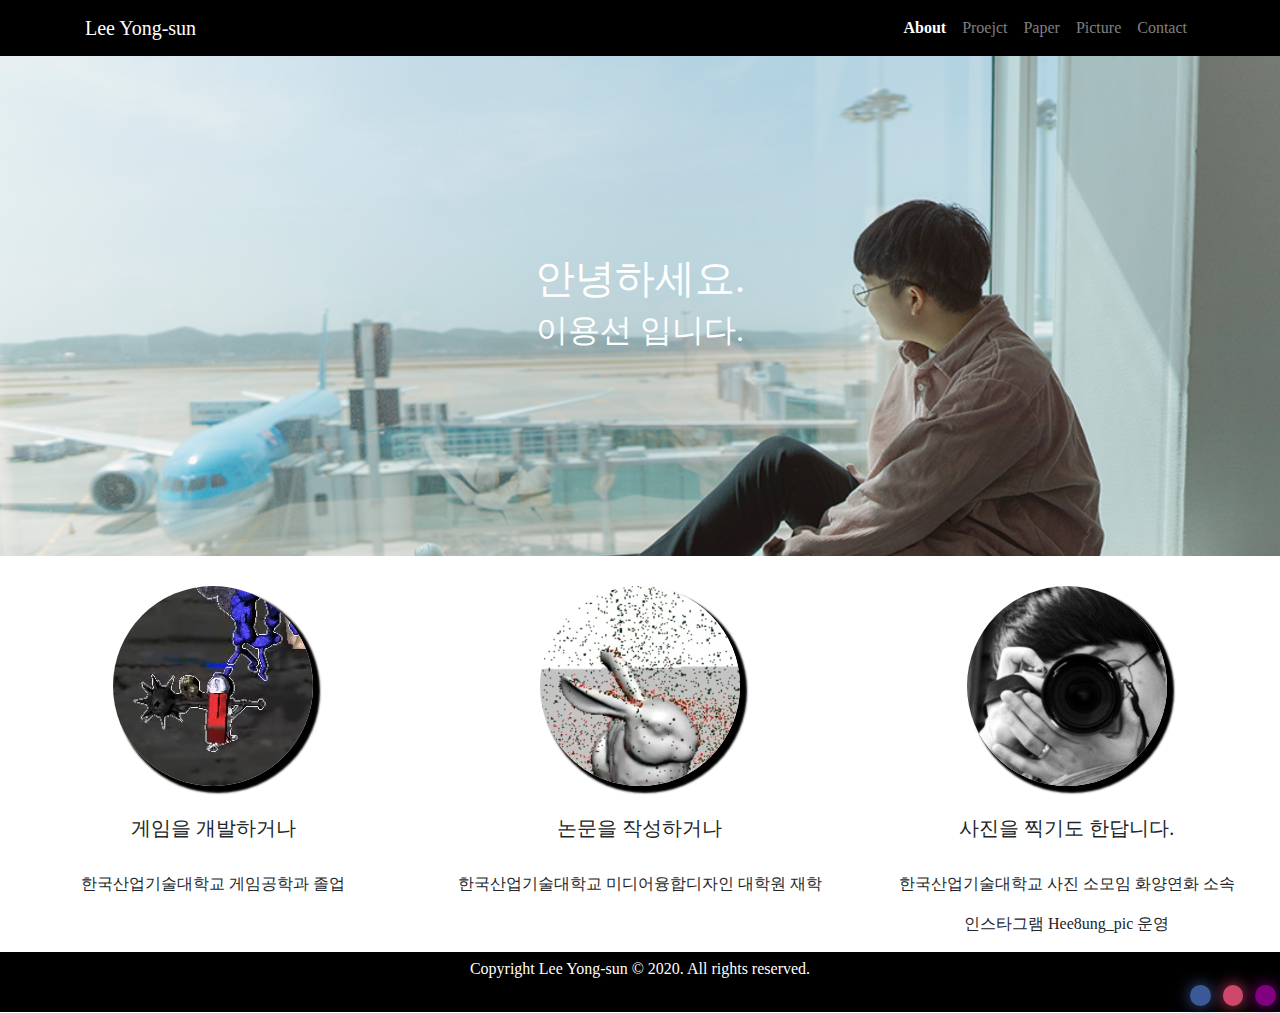
<file: About.html>
<!DOCTYPE html>
<html lang="ko-KR">
<head>
	<meta charset="UTF-8">
	<!-- Responsive Viewport Meta Tag -->
	<meta name="viewport" content="width=device-width, initial-scale=1, shrink-to-fit=no">

	<!-- Bootstrap CSS-->
	<link rel="stylesheet" href="https://maxcdn.bootstrapcdn.com/bootstrap/4.0.0/css/bootstrap.min.css" integrity="sha384-Gn5384xqQ1aoWXA+058RXPxPg6fy4IWvTNh0E263XmFcJlSAwiGgFAW/dAiS6JXm" crossorigin="anonymous">
	<title>About</title>

	<link rel="stylesheet" type="text/css" href="css/footer.css">
	<link rel="stylesheet" type="text/css" href="css/Navbar.css">

	<style>
		body {
			font-family: "Lato";
		}

		*{
			margin: 0;
		}

		.helper{
			height: 56px;
		}

		.intro_img{
			overflow: hidden;
			padding: 0px;
			position: relative;
		}
		
		.intro_text{
			text-align: center;
			position: absolute;
			top: 50%;
			left: 50%;
			transform: translate( -50%, -50% );
			color: white;
		}

		.row{
			margin: 0px;
		}
		
		.item{
			padding: 0px;
		}

		.profile_image{
			display: block;
			width: 200px;
			height: 200px;
			border-radius: 70%;
			overflow: hidden;

			box-shadow: 5px 5px 2px 2px black;

			margin-left: auto;
			margin-right: auto;

			margin-top: 30px;
			margin-bottom: 30px;
		}

		.profile_intro{
			text-align: center;
		}
		
		@media (min-width: 0px) {
		  .intro_img{
				height: 300px;
			}
		}

		@media (min-width: 768px) {
		  .intro_img{
				height: 350px;
			}
		}
		@media (min-width: 992px) {
			.intro_img{
				height: 500px;
			}
		}

	</style>
</head>
<body>
	<!-- Navigation Bar -->
	<!-- navbar-expand-md -->
	<nav class="navbar navbar-dark fixed-top navbar-expand-md" style="background-color: black;">
		<div class="container">
			<!-- Title -->
			<a class="navbar-brand" href="index.html">Lee Yong-sun</a>
		    
		    <!-- Toggler -->
		    <button class="navbar-toggler" type="button" data-toggle="collapse" data-target="#navbarToggleExternalContent" aria-controls="navbarToggleExternalContent" aria-expanded="false" aria-label="Toggle navigation" onclick="myFunction(this)">
				    <div class="bar1"></div>
				    <div class="bar2"></div>
				    <div class="bar3"></div>
		    </button>
		    
		    <!-- Toggle List -->
		    <div class="collapse navbar-collapse" id="navbarToggleExternalContent">
		        <ul class="navbar-nav ml-auto">
		            <li class="nav-item">
		            	<div class="text-bold-white">
		                	<a class="nav-link scroll-link" href="./About.html">About</a>
		            	</div>
		            </li>
		            <li class="nav-item">
		                <a class="nav-link scroll-link" href="./Project.html">Proejct</a>
		            </li>
		            <li class="nav-item">
		                <a class="nav-link scroll-link" href="./Paper.html">Paper</a>
		            </li>
		            <li class="nav-item">
		                <a class="nav-link scroll-link" href="./Picture.html">Picture</a>
		            </li>
		            <li class="nav-item">
		                <a class="nav-link scroll-link" href="./Contact.html">Contact</a>
		            </li>
		        </ul>
		    </div>
	    </div>
	</nav>

	<!-- Introduce -->
	<div class="introduce">
		<!-- navbar Fixed로 인한 60px 높이를 가지는 helper -->
		<div class="helper"></div>

		<div class="intro_img col-lg-12">
			<div><img class="w-100" src="./img/portrait/yongsun 02.png" alt=""></div>
			<div class="intro_text col-lg-12">
				<h1>안녕하세요.</h1>
				<h2>이용선 입니다.</h2>
			</div>
			
		</div>

		<div class="row">
			<div class="item col-lg-4 col-sm-6">
				<div class="profile_image">
					<img src="./img/Home/LOD.png" alt=""  style="margin-left: -500px; margin-top: -150px;">
				</div>

				<div class="profile_intro">
					<h5>게임을 개발하거나</h5>
					<br>
					<p>한국산업기술대학교 게임공학과 졸업</p>
				</div>
			</div>
			<div class="item col-lg-4 col-sm-6">
				<div class="profile_image">
					<img src="./img/Home/Paper.png" alt="" style="margin-left: -200px; margin-top: -300px;" >
				</div>
				<div class="profile_intro">
					<h5>논문을 작성하거나</h5>
					<br>
					<p>한국산업기술대학교 미디어융합디자인 대학원 재학</p>
				</div>
			</div>
			<div class="item col-lg-4 col-sm-6">
				<div class="profile_image">
					<img src="./img/portrait/yongsun 01.jpg" alt="" style="margin-left: -550px; margin-top: -250px;">
				</div>
				<div class="profile_intro">
					<h5>사진을 찍기도 한답니다.</h5>
					<br>
					<p>한국산업기술대학교 사진 소모임 화양연화 소속</p>
					<p>인스타그램 Hee8ung_pic 운영</p>
				</div>
			</div>
		</div>

	</div>
	
	<!-- footer -->
	<div class="footer">
		<p>Copyright Lee Yong-sun © 2020. All rights reserved.</p>
		<ul class="socialIcons">
		  <li class="facebook">
		  	<a href="https://www.facebook.com/profile.php?id=100002125488463">
		  		<i class="fa fa-fw fa-facebook"></i>Facebook
		  	</a>
		  </li>
		  <li class="instagram ">
		  	<a href="https://www.instagram.com/hee8ung_pic/">
		  		<i class="fa fa-fw fa-instagram"></i>Instagram
		  	</a>
		  	</li>
		  <li class="github ">
		  	<a href="https://github.com/YongsunLee">
		  		<i class="fa fa-fw fa-github"></i>Github
		  	</a>
		  </li>
		</ul>
	</div>

	<!-- BootStrap JQuery -->
	<script src="https://code.jquery.com/jquery-3.2.1.slim.min.js" integrity="sha384-KJ3o2DKtIkvYIK3UENzmM7KCkRr/rE9/Qpg6aAZGJwFDMVNA/GpGFF93hXpG5KkN" crossorigin="anonymous"></script>
	<script src="https://cdnjs.cloudflare.com/ajax/libs/popper.js/1.12.9/umd/popper.min.js" integrity="sha384-ApNbgh9B+Y1QKtv3Rn7W3mgPxhU9K/ScQsAP7hUibX39j7fakFPskvXusvfa0b4Q" crossorigin="anonymous"></script>
	<script src="https://maxcdn.bootstrapcdn.com/bootstrap/4.0.0/js/bootstrap.min.js" integrity="sha384-JZR6Spejh4U02d8jOt6vLEHfe/JQGiRRSQQxSfFWpi1MquVdAyjUar5+76PVCmYl" crossorigin="anonymous"></script>
	<script src="./js/Script.js"></script>
</body>
</html>
</file>
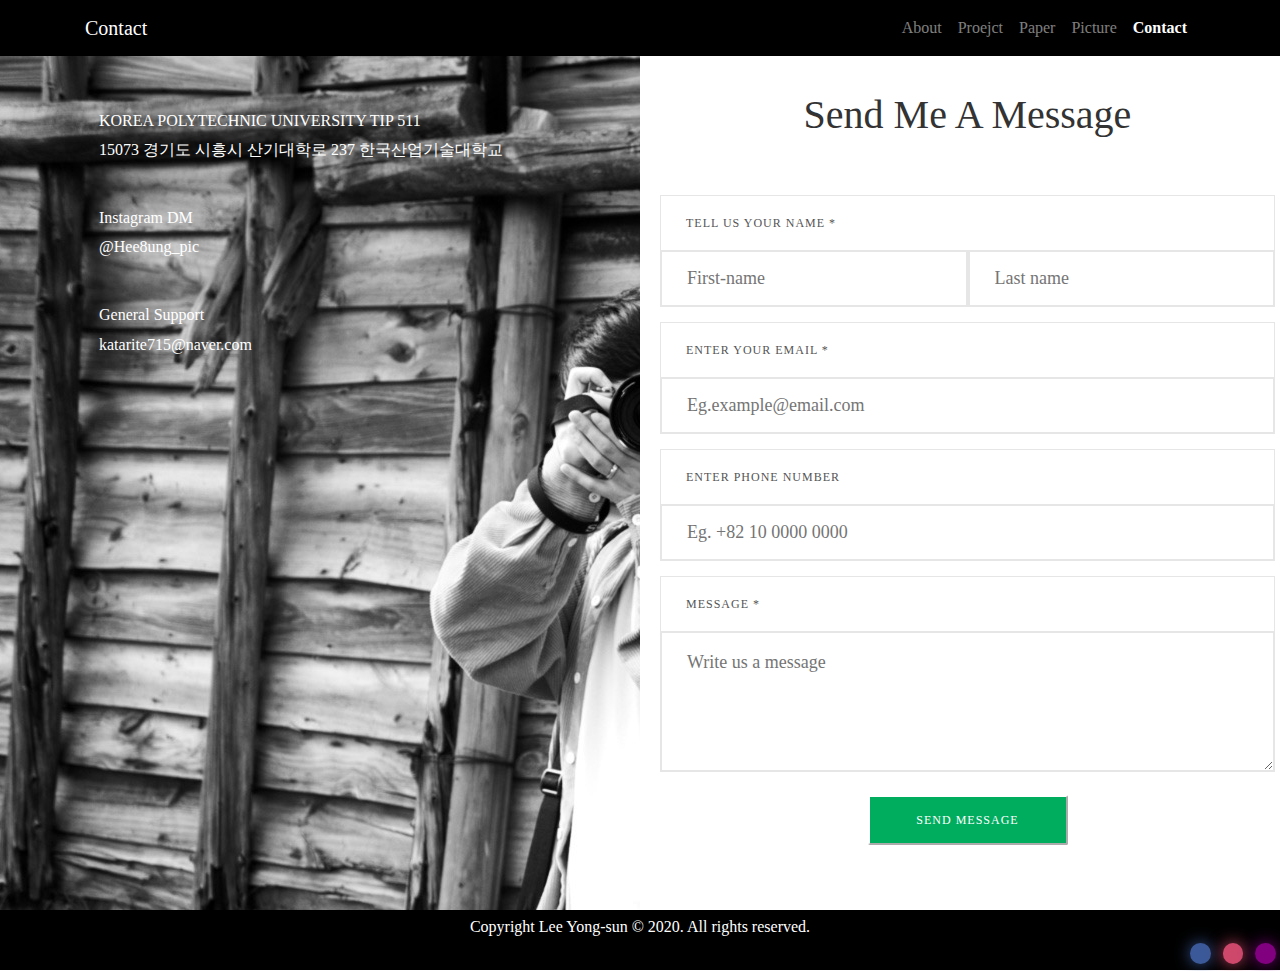
<file: Contact.html>
<!DOCTYPE html>
<html lang="ko-KR">
<head>
	<meta charset="UTF-8">
	<!-- Responsive Viewport Meta Tag -->
	<meta name="viewport" content="width=device-width, initial-scale=1, shrink-to-fit=no">

	<!-- Bootstrap CSS-->
	<link rel="stylesheet" href="https://maxcdn.bootstrapcdn.com/bootstrap/4.0.0/css/bootstrap.min.css" integrity="sha384-Gn5384xqQ1aoWXA+058RXPxPg6fy4IWvTNh0E263XmFcJlSAwiGgFAW/dAiS6JXm" crossorigin="anonymous">
	<title>Contact</title>
	
	<link rel="stylesheet" type="text/css" href="css/footer.css">
	<link rel="stylesheet" type="text/css" href="css/Navbar.css">

	<style>
		body {
			font-family: "Lato";
			overflow-x: hidden;
		}

		*{
			margin: 0;
		}		

		.helper{
			height: 56px;
		}
		
		.Contact{
		}

		.header {
		    width: 100%;
		    display: block;
		    font-family: Poppins-Regular;
		    font-size: 30px;
		    color: #333333;
		    line-height: 1.2;
		    text-align: center;
		    padding-bottom: 33px;
		    margin-top: 10px;
		}

		.picture{
			width: 100%;
				
			background-image: url('./img/portrait/yongsun 01.jpg');
			background-repeat: none;
			background-position: top left;
			height: 854px;
		}

		.text{
			width: 100%;
			padding: 25px;
			height: 854px;
		}

		.text .header{
			text-align: center;
		}

		input.input100 {
		    height: 55px;
		}

		.input100{
			display: block;
		    width: 100%;
		    background: transparent;
		    font-family: Poppins-Regular;
		    font-size: 18px;
		    color: #666666;
		    line-height: 1.2;
		    padding: 0 25px;
			border: 1px solid #e6e6e6;
		}

		.label-input100{
			font-family: Poppins-Regular;
		    font-size: 12px;
		    color: #555555;
		    line-height: 1.5;
		    text-transform: uppercase;
		    letter-spacing: 1px;
		    display: -webkit-box;
		    display: -webkit-flex;
		    display: -moz-box;
		    display: -ms-flexbox;
		    display: flex;
		    align-items: center;
		    width: 100%;
		    min-height: 55px;
		    border: 1px solid #e6e6e6;
		    border-bottom: none;
		    padding: 10px 25px;
		    margin-top: 15px;
		    margin-bottom: 0;
		}

		.wrap-input100{
			width: 100%;
		    position: relative;
			border: 1px solid #e6e6e6;
		} 

		.rs1-wrap-input100{
			width: 50%;
		} 
		.validate-input{
			position: relative;
		}

		textarea.input100 {
		    min-height: 139px;
		    padding-top: 19px;
		    padding-bottom: 15px;
		}

		.container-contact100-form-btn {
		    width: 100%;
		    display: -webkit-box;
		    display: -webkit-flex;
		    display: -moz-box;
		    display: -ms-flexbox;
		    display: flex;
		    flex-wrap: wrap;
		    justify-content: center;
		    padding-top: 23px;
		}

		.contact100-form-btn {
		    display: -webkit-box;
		    display: -webkit-flex;
		    display: -moz-box;
		    display: -ms-flexbox;
		    display: flex;
		    justify-content: center;
		    align-items: center;
		    padding: 0 20px;
		    min-width: 200px;
		    height: 50px;
		    border-radius: 2px;
		    border-color: white;
		    background: #00ad5f;
		    font-family: Montserrat-Bold;
		    font-size: 12px;
		    color: #fff;
		    line-height: 1.2;
		    text-transform: uppercase;
		    letter-spacing: 1px;
		    -webkit-transition: all 0.4s;
		    -o-transition: all 0.4s;
		    -moz-transition: all 0.4s;
		    transition: all 0.4s;
		}
		
		.lnr {
		  display: inline-block;
		  fill: currentColor;
		  width: 1em;
		  height: 1em;
		  vertical-align: -0.05em;
		}

		.lnr-apartment {
		  color: white;
		  font-size: 40px;
		}

		.lnr-user {
		  color: white;
		  font-size: 40px;
		}
		
		.lnr-envelope {
		  color: white;
		  font-size: 40px;
		}
	
		.pic-mark{
			display: inline-block;
		}

		.pic-mark-text{
			display: inline-block;
			color: white;
		}
		
		.sub-info{
			margin-top: 20px;
			margin-left: 50px;

			padding: 5px;

		}

		.sub-info:first-child{
			margin-top: 50px;
		}

	</style>
</head>
<body>
	<!-- Navigation Bar -->
	<!-- navbar-expand-md -->
	<nav class="navbar navbar-dark fixed-top navbar-expand-md" style="background-color: black;">
		<div class="container">
			<!-- Title -->
			<a class="navbar-brand" href="index.html">Contact</a>
		    
		    <!-- Toggler -->
		    <button class="navbar-toggler" type="button" data-toggle="collapse" data-target="#navbarToggleExternalContent" aria-controls="navbarToggleExternalContent" aria-expanded="false" aria-label="Toggle navigation" onclick="myFunction(this)">
				    <div class="bar1"></div>
				    <div class="bar2"></div>
				    <div class="bar3"></div>
		    </button>
		    
		    <!-- Toggle List -->
		    <div class="collapse navbar-collapse" id="navbarToggleExternalContent">
		        <ul class="navbar-nav ml-auto">
		            <li class="nav-item">
		                <a class="nav-link scroll-link" href="./About.html">About</a>
		            </li>
		            <li class="nav-item">
		                <a class="nav-link scroll-link" href="./Project.html">Proejct</a>
		            </li>
		            <li class="nav-item">
		                <a class="nav-link scroll-link" href="./Paper.html">Paper</a>
		            </li>
		            <li class="nav-item">
		                <a class="nav-link scroll-link" href="./Picture.html">Picture</a>
		            </li>
		            <li class="nav-item">
		            	<div class="text-bold-white">
		                	<a class="nav-link scroll-link" href="./Contact.html">Contact</a>
		            	</div>
		            </li>
		        </ul>
		    </div>
	    </div>
	</nav>

	<!-- navbar height -->
	<div class="helper"></div>
	
	<div class="row">
		<div class="picture col-lg-6 col-sm-6">
			<div class="sub-info col-lg-10 col-sm-6">
				<div class="pic-mark">
					<svg class="lnr lnr-apartment"><use xlink:href="#lnr-apartment"></use></svg>
				</div>
				<div class="pic-mark-text">
					<h6>KOREA POLYTECHNIC UNIVERSITY TIP 511</h6>
					<p>15073 경기도 시흥시 산기대학로 237 한국산업기술대학교</p>
				</div>
			</div>
			
			<div class="sub-info col-lg-10 col-sm-6">
				<div class="pic-mark ">
					<svg class="lnr lnr-user"><use xlink:href="#lnr-user"></use></svg>
				</div>
				<div class="pic-mark-text">
					<h6>Instagram DM</h6>
					<p>@Hee8ung_pic</p>
				</div>
			</div>

			<div class="sub-info col-lg-10 col-sm-6">
				<div class="pic-mark">
					<svg class="lnr lnr-envelope"><use xlink:href="#lnr-envelope"></use></svg>
				</div>
				<div class="pic-mark-text">
					<h6>General Support</h6>
					<p>katarite715@naver.com</p>
				</div>
			</div>
		</div>
		
		<div class="text col-lg-6 col-sm-6">
			<!-- head -->
			<div class="header">
				<h1>Send Me A Message</h1>
			</div>
			
			<!-- name -->
			<form>
			  <div class="form-row">
			    <label class="label-input100" for="first-name">Tell us your name *</label>
			    <div class="wrap-input100 rs1-wrap-input100 validate-input">
			    	<input id="first-name" class="input100" type="text" name="first-name" placeholder="First-name">
			    </div>
			    <div class="wrap-input100 rs1-wrap-input100 validate-input">
			        <input class="input100" type="text" name="last-name" placeholder="Last name">
			    </div>
			  </div>
			</form>

			<!-- email -->
			<form>
			  <div class="form-row">
			    <label class="label-input100" for="email">Enter your email *</label>
			    <div class="wrap-input100 validate-input">
			    	<input id="email" class="input100" type="text" name="email" placeholder="Eg.example@email.com">
			    </div>
			  </div>
			</form>
			
			<!-- phone -->
			<form>
			  <div class="form-row">
			    <label class="label-input100" for="phone">Enter phone number</label>
			    <div class="wrap-input100">
			    	<input id="phone" class="input100" type="text" name="phone" placeholder="Eg. +82 10 0000 0000">
			    </div>
			  </div>
			</form>
			
			<!-- message -->
			<form>
			  <div class="form-row">
			    <label class="label-input100" for="message">Message *</label>
			    <div class="wrap-input100 validate-input">
			    	<textarea id="message" class="input100" name="message" placeholder="Write us a message"></textarea>
			    </div>
			  </div>
			</form>

			<!-- btn -->
			<div class="container-contact100-form-btn">
				<button class="contact100-form-btn">
					Send Message
				</button>
			</div>
		</div>
	</div>
		

	<!-- footer -->
	<div class="footer">
		<p>Copyright Lee Yong-sun © 2020. All rights reserved.</p>
		<ul class="socialIcons">
		  <li class="facebook">
		  	<a href="https://www.facebook.com/profile.php?id=100002125488463">
		  		<i class="fa fa-fw fa-facebook"></i>Facebook
		  	</a>
		  </li>
		  <li class="instagram ">
		  	<a href="https://www.instagram.com/hee8ung_pic/">
		  		<i class="fa fa-fw fa-instagram"></i>Instagram
		  	</a>
		  	</li>
		  <li class="github ">
		  	<a href="https://github.com/YongsunLee">
		  		<i class="fa fa-fw fa-github"></i>Github
		  	</a>
		  </li>
		</ul>
	</div>


	<!-- BootStrap JQuery -->
	<script src="https://code.jquery.com/jquery-3.2.1.slim.min.js" integrity="sha384-KJ3o2DKtIkvYIK3UENzmM7KCkRr/rE9/Qpg6aAZGJwFDMVNA/GpGFF93hXpG5KkN" crossorigin="anonymous"></script>
	<script src="https://cdnjs.cloudflare.com/ajax/libs/popper.js/1.12.9/umd/popper.min.js" integrity="sha384-ApNbgh9B+Y1QKtv3Rn7W3mgPxhU9K/ScQsAP7hUibX39j7fakFPskvXusvfa0b4Q" crossorigin="anonymous"></script>
	<script src="https://maxcdn.bootstrapcdn.com/bootstrap/4.0.0/js/bootstrap.min.js" integrity="sha384-JZR6Spejh4U02d8jOt6vLEHfe/JQGiRRSQQxSfFWpi1MquVdAyjUar5+76PVCmYl" crossorigin="anonymous"></script>
	<script src="./js/Script.js"></script>

	<!--  -->
	<script src="https://cdn.linearicons.com/free/1.0.0/svgembedder.min.js"></script>
</body>
</html>
</file>
<file: css/footer.css>
*{
      margin: 0;
  }

.footer{
	background-color: black;
	width: 100%;
	height: 60px;

}

.footer p{
	margin: 0;
	padding-top: 5px;
	color: white;
	text-align: center;
}

ul.socialIcons {
  padding: 0;
  text-align: right;
  margin: 0px;
}

.socialIcons li {
  background-color: yellow;
  list-style: none;
  display: inline-block;
  margin-left: 4px;
  margin-right: 4px;
  margin-top: 4px;
  border-radius: 2em;
  overflow: hidden;
}

.socialIcons li a {
  display: block;
  padding: 0.5em;
  min-width: 1.28571429em;
  max-width: 1.28571429em;
  height: 1.28571429em;
  white-space: nowrap;
  line-height: 0.5em; /*it's working only when you write text with icon*/
  transition: 0.5s;
  text-decoration: none;
  font-family: arial;
  color: #fff;
}

.socialIcons li i {
  margin-right: 0.8em;
}

.socialIcons li:hover a {
  max-width: 200px;
  padding-right: 1em;
}

.socialIcons .facebook {
  background-color: #3b5998;
  box-shadow: 0 0 16px #3b5998;
}

.socialIcons .instagram {
  background-color: #cd486b;
  box-shadow: 0 0 16px #cd486b;
}

.socialIcons .github {
  background-color: purple;
  box-shadow: 0 0 16px purple;
}

@media (max-width: 380px) {
      .footer p{
        font-size: 5px;
      }
    }
</file>
<file: css/Navbar.css>
.bar1, .bar2, .bar3 {
  width: 30px;
  height: 3px;
  background-color: white;
  margin: 6px 0;
  transition: 0.4s;
}

.change .bar1 {
  -webkit-transform: rotate(-45deg) translate(-6px, 7px);
  transform: rotate(-45deg) translate(-6px, 7px);
}

.change .bar2 {opacity: 0;}

.change .bar3 {
  -webkit-transform: rotate(45deg) translate(-6px, -7px);
  transform: rotate(45deg) translate(-6px, -7px);
}

nav .navbar-nav li .text-bold-white a {
		font-weight: 700;
		color: white !important;
}
</file>
